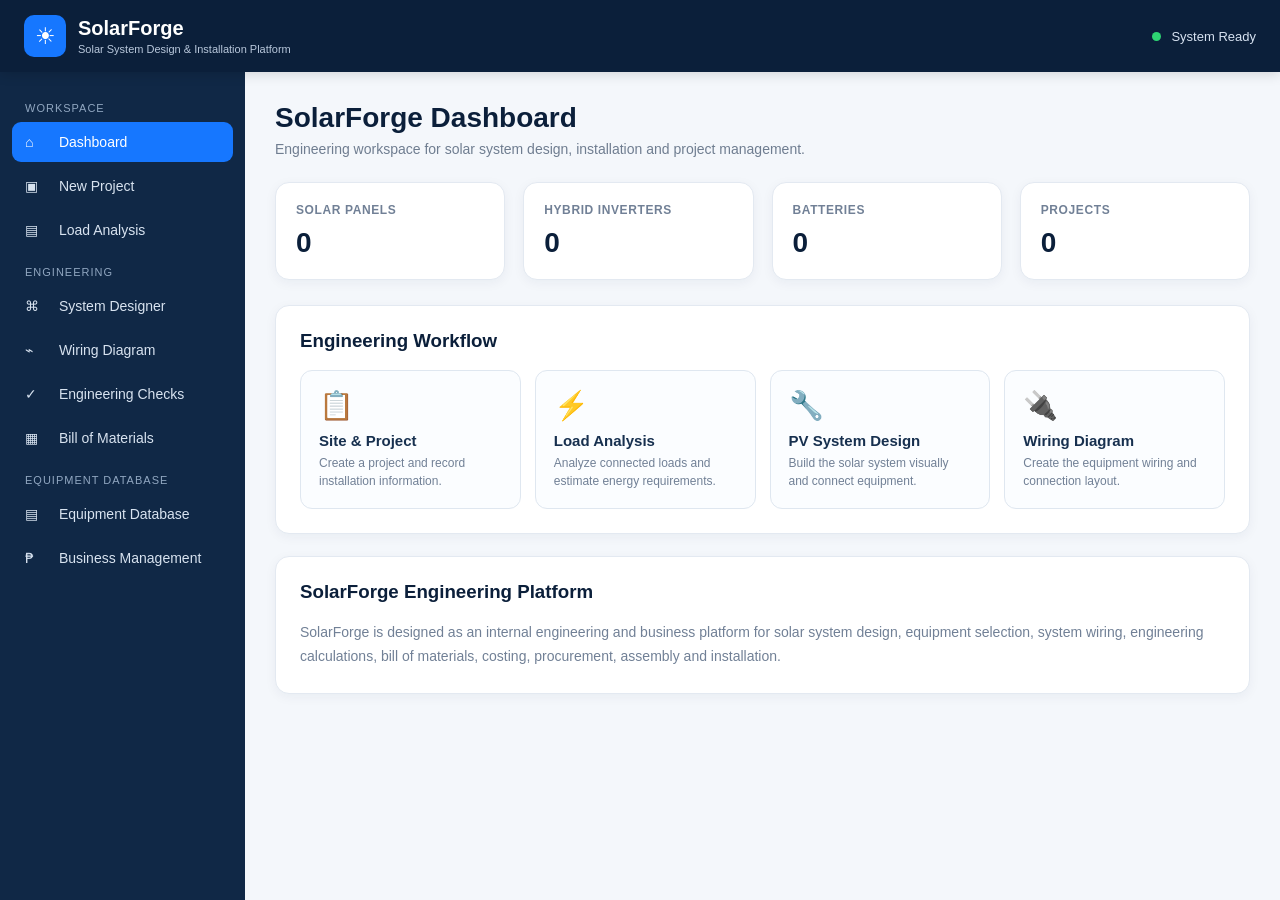
<file: index.html>
<!DOCTYPE html>
<html lang="en">
<head>
    <meta charset="UTF-8">
    <meta name="viewport"
          content="width=device-width, initial-scale=1.0, viewport-fit=cover">

    <title>SolarForge — Solar System Design & Installation Platform</title>

    <style>
        * {
            box-sizing: border-box;
            margin: 0;
            padding: 0;
        }

        html,
        body {
            width: 100%;
            height: 100%;
            font-family: Arial, Helvetica, sans-serif;
            background: #f4f7fb;
            color: #172033;
        }

        body {
            overflow-x: hidden;
        }

        /* ================================
           APP HEADER
        ================================= */

        .topbar {
            height: 72px;
            background: #0b1f3a;
            color: white;
            display: flex;
            align-items: center;
            justify-content: space-between;
            padding: 0 24px;
            position: fixed;
            top: 0;
            left: 0;
            right: 0;
            z-index: 1000;
            box-shadow: 0 2px 12px rgba(0, 0, 0, 0.15);
        }

        .brand {
            display: flex;
            align-items: center;
            gap: 12px;
        }

        .brand-icon {
            width: 42px;
            height: 42px;
            border-radius: 10px;
            background: #1677ff;
            display: flex;
            align-items: center;
            justify-content: center;
            font-size: 23px;
        }

        .brand-text h1 {
            font-size: 20px;
            font-weight: 700;
        }

        .brand-text p {
            font-size: 11px;
            color: #b9c8dc;
            margin-top: 3px;
        }

        .top-status {
            display: flex;
            align-items: center;
            gap: 10px;
            font-size: 13px;
            color: #d7e2f1;
        }

        .status-dot {
            width: 9px;
            height: 9px;
            background: #2ed573;
            border-radius: 50%;
        }

        /* ================================
           SIDEBAR
        ================================= */

        .sidebar {
            position: fixed;
            top: 72px;
            left: 0;
            bottom: 0;
            width: 245px;
            background: #102846;
            color: white;
            padding: 18px 12px;
            overflow-y: auto;
            z-index: 900;
        }

        .sidebar-title {
            color: #91a7c1;
            font-size: 11px;
            text-transform: uppercase;
            letter-spacing: 1px;
            padding: 12px 13px 8px;
        }

        .nav-button {
            width: 100%;
            border: none;
            background: transparent;
            color: #d8e3f0;
            text-align: left;
            padding: 12px 13px;
            border-radius: 9px;
            margin-bottom: 4px;
            cursor: pointer;
            font-size: 14px;
            transition: 0.2s;
        }

        .nav-button:hover {
            background: #17395f;
            color: white;
        }

        .nav-button.active {
            background: #1677ff;
            color: white;
        }

        .nav-icon {
            display: inline-block;
            width: 25px;
            margin-right: 5px;
        }

        /* ================================
           MAIN AREA
        ================================= */

        .main {
            margin-left: 245px;
            padding-top: 72px;
            min-height: 100vh;
        }

        .page {
            padding: 30px;
        }

        .page-header {
            margin-bottom: 25px;
        }

        .page-header h2 {
            font-size: 28px;
            color: #0b1f3a;
            margin-bottom: 7px;
        }

        .page-header p {
            color: #6f7d90;
            font-size: 14px;
        }

        /* ================================
           DASHBOARD
        ================================= */

        .dashboard-grid {
            display: grid;
            grid-template-columns: repeat(4, 1fr);
            gap: 18px;
            margin-bottom: 25px;
        }

        .stat-card {
            background: white;
            border: 1px solid #e3e9f1;
            border-radius: 14px;
            padding: 20px;
            box-shadow: 0 3px 12px rgba(20, 42, 70, 0.05);
        }

        .stat-card h3 {
            font-size: 12px;
            color: #718096;
            text-transform: uppercase;
            letter-spacing: 0.6px;
            margin-bottom: 10px;
        }

        .stat-value {
            font-size: 28px;
            font-weight: 700;
            color: #0b1f3a;
        }

        .dashboard-section {
            background: white;
            border: 1px solid #e3e9f1;
            border-radius: 14px;
            padding: 24px;
            margin-bottom: 22px;
            box-shadow: 0 3px 12px rgba(20, 42, 70, 0.05);
        }

        .dashboard-section h3 {
            color: #0b1f3a;
            margin-bottom: 18px;
        }

        .workflow-grid {
            display: grid;
            grid-template-columns: repeat(4, 1fr);
            gap: 14px;
        }

        .workflow-card {
            border: 1px solid #dfe7f0;
            border-radius: 12px;
            padding: 18px;
            cursor: pointer;
            background: #fbfdff;
            transition: 0.2s;
        }

        .workflow-card:hover {
            border-color: #1677ff;
            transform: translateY(-2px);
            box-shadow: 0 6px 18px rgba(22, 119, 255, 0.1);
        }

        .workflow-icon {
            font-size: 28px;
            margin-bottom: 10px;
        }

        .workflow-card h4 {
            font-size: 15px;
            color: #17304f;
            margin-bottom: 5px;
        }

        .workflow-card p {
            color: #718096;
            font-size: 12px;
            line-height: 1.5;
        }

        /* ================================
           BUTTONS
        ================================= */

        .primary-button {
            border: none;
            background: #1677ff;
            color: white;
            border-radius: 8px;
            padding: 11px 18px;
            cursor: pointer;
            font-size: 14px;
            font-weight: 600;
        }

        .primary-button:hover {
            background: #0865e5;
        }

        .secondary-button {
            border: 1px solid #d7e0eb;
            background: white;
            color: #24364d;
            border-radius: 8px;
            padding: 10px 17px;
            cursor: pointer;
            font-size: 14px;
        }

        .secondary-button:hover {
            background: #f3f7fb;
        }

        /* ================================
           PROJECT PAGE
        ================================= */

        .form-card {
            background: white;
            border: 1px solid #e3e9f1;
            border-radius: 14px;
            padding: 24px;
            box-shadow: 0 3px 12px rgba(20, 42, 70, 0.05);
        }

        .form-grid {
            display: grid;
            grid-template-columns: repeat(2, 1fr);
            gap: 18px;
        }

        .form-group {
            display: flex;
            flex-direction: column;
            gap: 7px;
        }

        .form-group.full {
            grid-column: 1 / -1;
        }

        .form-group label {
            font-size: 13px;
            font-weight: 600;
            color: #40536b;
        }

        .form-group input,
        .form-group select,
        .form-group textarea {
            width: 100%;
            border: 1px solid #d7e0eb;
            border-radius: 8px;
            padding: 11px 12px;
            font-size: 14px;
            outline: none;
            background: white;
        }

        .form-group textarea {
            min-height: 100px;
            resize: vertical;
        }

        .form-group input:focus,
        .form-group select:focus,
        .form-group textarea:focus {
            border-color: #1677ff;
        }

        .form-actions {
            margin-top: 22px;
            display: flex;
            gap: 10px;
        }

        /* ================================
           DATABASE
        ================================= */

        .database-grid {
            display: grid;
            grid-template-columns: repeat(3, 1fr);
            gap: 18px;
        }

        .database-card {
            background: white;
            border: 1px solid #e3e9f1;
            border-radius: 14px;
            padding: 20px;
            box-shadow: 0 3px 12px rgba(20, 42, 70, 0.05);
        }

        .database-card h3 {
            color: #0b1f3a;
            margin-bottom: 7px;
        }

        .database-card p {
            color: #718096;
            font-size: 13px;
            line-height: 1.5;
        }

        .database-count {
            margin-top: 15px;
            font-size: 25px;
            font-weight: 700;
            color: #1677ff;
        }

        /* ================================
           LOAD ANALYSIS
        ================================= */

        .load-card {
            background: white;
            border: 1px solid #e3e9f1;
            border-radius: 14px;
            padding: 24px;
            overflow-x: auto;
        }

        /* ================================
           RESPONSIVE
        ================================= */

        @media (max-width: 1100px) {
            .dashboard-grid {
                grid-template-columns: repeat(2, 1fr);
            }

            .workflow-grid {
                grid-template-columns: repeat(2, 1fr);
            }

            .database-grid {
                grid-template-columns: repeat(2, 1fr);
            }
        }

        @media (max-width: 760px) {
            .sidebar {
                width: 205px;
            }

            .main {
                margin-left: 205px;
            }

            .page {
                padding: 20px;
            }

            .form-grid {
                grid-template-columns: 1fr;
            }

            .database-grid {
                grid-template-columns: 1fr;
            }
        }
    </style>
</head>

<body>

    <!-- =========================================
         TOP BAR
    ========================================== -->

    <header class="topbar">

        <div class="brand">

            <div class="brand-icon">
                ☀
            </div>

            <div class="brand-text">
                <h1>SolarForge</h1>
                <p>Solar System Design & Installation Platform</p>
            </div>

        </div>

        <div class="top-status">
            <span class="status-dot"></span>
            System Ready
        </div>

    </header>


    <!-- =========================================
         SIDEBAR
    ========================================== -->

    <aside class="sidebar">

        <div class="sidebar-title">
            Workspace
        </div>

        <button
            class="nav-button active"
            data-page="dashboard"
            onclick="showDashboard()">
            <span class="nav-icon">⌂</span>
            Dashboard
        </button>

        <button
            class="nav-button"
            data-page="project"
            onclick="openNewProject()">
            <span class="nav-icon">▣</span>
            New Project
        </button>

        <button
            class="nav-button"
            data-page="loadAnalysis"
            onclick="openLoadAnalysis()">
            <span class="nav-icon">▤</span>
            Load Analysis
        </button>


        <div class="sidebar-title">
            Engineering
        </div>

        <button
            class="nav-button"
            data-page="systemDesigner"
            onclick="openSystemDesigner()">
            <span class="nav-icon">⌘</span>
            System Designer
        </button>

        <button
            class="nav-button"
            onclick="openSystemDesigner()">
            <span class="nav-icon">⌁</span>
            Wiring Diagram
        </button>

        <button
            class="nav-button"
            onclick="underDevelopment('Engineering Checks')">
            <span class="nav-icon">✓</span>
            Engineering Checks
        </button>

        <button
            class="nav-button"
            onclick="underDevelopment('BOM')">
            <span class="nav-icon">▦</span>
            Bill of Materials
        </button>


        <div class="sidebar-title">
            Equipment Database
        </div>

        <button
            class="nav-button"
            onclick="openDatabase()">
            <span class="nav-icon">▤</span>
            Equipment Database
        </button>

        <button
            class="nav-button"
            onclick="underDevelopment('Business Management')">
            <span class="nav-icon">₱</span>
            Business Management
        </button>

    </aside>


    <!-- =========================================
         MAIN CONTENT
    ========================================== -->

    <main class="main">


        <!-- =====================================
             DASHBOARD
        ====================================== -->

        <section
            id="dashboardPage"
            class="page">

            <div class="page-header">

                <h2>SolarForge Dashboard</h2>

                <p>
                    Engineering workspace for solar system design,
                    installation and project management.
                </p>

            </div>


            <div class="dashboard-grid">

                <div class="stat-card">
                    <h3>Solar Panels</h3>
                    <div
                        id="panelCount"
                        class="stat-value">
                        0
                    </div>
                </div>

                <div class="stat-card">
                    <h3>Hybrid Inverters</h3>
                    <div
                        id="inverterCount"
                        class="stat-value">
                        0
                    </div>
                </div>

                <div class="stat-card">
                    <h3>Batteries</h3>
                    <div
                        id="batteryCount"
                        class="stat-value">
                        0
                    </div>
                </div>

                <div class="stat-card">
                    <h3>Projects</h3>
                    <div
                        id="projectCount"
                        class="stat-value">
                        0
                    </div>
                </div>

            </div>


            <div class="dashboard-section">

                <h3>Engineering Workflow</h3>

                <div class="workflow-grid">

                    <div
                        class="workflow-card"
                        onclick="openNewProject()">

                        <div class="workflow-icon">
                            📋
                        </div>

                        <h4>Site & Project</h4>

                        <p>
                            Create a project and record
                            installation information.
                        </p>

                    </div>


                    <div
                        class="workflow-card"
                        onclick="openLoadAnalysis()">

                        <div class="workflow-icon">
                            ⚡
                        </div>

                        <h4>Load Analysis</h4>

                        <p>
                            Analyze connected loads and
                            estimate energy requirements.
                        </p>

                    </div>


                    <div
                        class="workflow-card"
                        onclick="openSystemDesigner()">

                        <div class="workflow-icon">
                            🔧
                        </div>

                        <h4>PV System Design</h4>

                        <p>
                            Build the solar system visually
                            and connect equipment.
                        </p>

                    </div>


                    <div
                        class="workflow-card"
                        onclick="openSystemDesigner()">

                        <div class="workflow-icon">
                            🔌
                        </div>

                        <h4>Wiring Diagram</h4>

                        <p>
                            Create the equipment wiring
                            and connection layout.
                        </p>

                    </div>

                </div>

            </div>


            <div class="dashboard-section">

                <h3>SolarForge Engineering Platform</h3>

                <p style="
                    color:#718096;
                    line-height:1.7;
                    font-size:14px;
                ">
                    SolarForge is designed as an internal engineering
                    and business platform for solar system design,
                    equipment selection, system wiring, engineering
                    calculations, bill of materials, costing,
                    procurement, assembly and installation.
                </p>

            </div>

        </section>


        <!-- =====================================
             DATABASE PAGE
        ====================================== -->

        <section
            id="databasePage"
            class="page"
            style="display:none;">

            <div class="page-header">

                <h2>Equipment Database</h2>

                <p>
                    SolarForge equipment and material database.
                </p>

            </div>

            <div
                id="databaseGrid"
                class="database-grid">

                <div class="database-card">

                    <h3>Solar Panels</h3>

                    <p>
                        PV modules and electrical specifications.
                    </p>

                    <div
                        id="dbSolarPanels"
                        class="database-count">
                        0
                    </div>

                </div>


                <div class="database-card">

                    <h3>Hybrid Inverters</h3>

                    <p>
                        Hybrid inverter ratings and compatibility data.
                    </p>

                    <div
                        id="dbHybridInverters"
                        class="database-count">
                        0
                    </div>

                </div>


                <div class="database-card">

                    <h3>Batteries</h3>

                    <p>
                        Battery capacity, voltage and BMS information.
                    </p>

                    <div
                        id="dbBatteries"
                        class="database-count">
                        0
                    </div>

                </div>


                <div class="database-card">

                    <h3>Cables</h3>

                    <p>
                        PV and battery cable specifications.
                    </p>

                    <div
                        id="dbCables"
                        class="database-count">
                        0
                    </div>

                </div>


                <div class="database-card">

                    <h3>Protection</h3>

                    <p>
                        Breakers, isolators, fuses and SPDs.
                    </p>

                    <div
                        id="dbProtection"
                        class="database-count">
                        0
                    </div>

                </div>


                <div class="database-card">

                    <h3>Mounting</h3>

                    <p>
                        Solar mounting system components.
                    </p>

                    <div
                        id="dbMounting"
                        class="database-count">
                        0
                    </div>

                </div>


                <div class="database-card">

                    <h3>Accessories</h3>

                    <p>
                        Connectors, terminals, busbars and accessories.
                    </p>

                    <div
                        id="dbAccessories"
                        class="database-count">
                        0
                    </div>

                </div>

            </div>

        </section>


        <!-- =====================================
             PROJECT PAGE
        ====================================== -->

        <section
            id="projectPage"
            class="page"
            style="display:none;">

            <div class="page-header">

                <h2>New Solar Project</h2>

                <p>
                    Create and store project and site information.
                </p>

            </div>


            <div class="form-card">

                <div class="form-grid">

                    <div class="form-group">

                        <label for="projectId">
                            Project ID
                        </label>

                        <input
                            id="projectId"
                            type="text"
                            placeholder="Example: SF-2026-001">

                    </div>


                    <div class="form-group">

                        <label for="projectName">
                            Project Name
                        </label>

                        <input
                            id="projectName"
                            type="text"
                            placeholder="Solar Installation Project">

                    </div>


                    <div class="form-group">

                        <label for="customerName">
                            Customer Name
                        </label>

                        <input
                            id="customerName"
                            type="text"
                            placeholder="Customer name">

                    </div>


                    <div class="form-group">

                        <label for="contactNumber">
                            Contact Number
                        </label>

                        <input
                            id="contactNumber"
                            type="text"
                            placeholder="Contact number">

                    </div>


                    <div class="form-group">

                        <label for="customerEmail">
                            Email
                        </label>

                        <input
                            id="customerEmail"
                            type="email"
                            placeholder="customer@email.com">

                    </div>


                    <div class="form-group">

                        <label for="installationType">
                            Installation Type
                        </label>

                        <select id="installationType">

                            <option value="">
                                Select installation type
                            </option>

                            <option value="Residential">
                                Residential
                            </option>

                            <option value="Commercial">
                                Commercial
                            </option>

                            <option value="Industrial">
                                Industrial
                            </option>

                        </select>

                    </div>


                    <div class="form-group">

                        <label for="roofType">
                            Roof Type
                        </label>

                        <select id="roofType">

                            <option value="">
                                Select roof type
                            </option>

                            <option value="Metal">
                                Metal
                            </option>

                            <option value="Tile">
                                Tile
                            </option>

                            <option value="Concrete">
                                Concrete
                            </option>

                            <option value="Ground">
                                Ground Mount
                            </option>

                        </select>

                    </div>


                    <div class="form-group">

                        <label for="electricalService">
                            Electrical Service
                        </label>

                        <select id="electricalService">

                            <option value="">
                                Select service
                            </option>

                            <option value="230V Single Phase">
                                230V Single Phase
                            </option>

                            <option value="230V Three Phase">
                                230V Three Phase
                            </option>

                            <option value="400V Three Phase">
                                400V Three Phase
                            </option>

                        </select>

                    </div>


                    <div class="form-group">

                        <label for="gridConnection">
                            Grid Connection
                        </label>

                        <select id="gridConnection">

                            <option value="">
                                Select
                            </option>

                            <option value="Grid-Tied">
                                Grid-Tied
                            </option>

                            <option value="Hybrid">
                                Hybrid
                            </option>

                            <option value="Off-Grid">
                                Off-Grid
                            </option>

                        </select>

                    </div>


                    <div class="form-group full">

                        <label for="siteAddress">
                            Site Address
                        </label>

                        <textarea
                            id="siteAddress"
                            placeholder="Installation site address"></textarea>

                    </div>


                    <div class="form-group full">

                        <label for="siteNotes">
                            Site Notes
                        </label>

                        <textarea
                            id="siteNotes"
                            placeholder="Additional engineering or installation notes"></textarea>

                    </div>

                </div>


                <div class="form-actions">

                    <button
                        class="primary-button"
                        onclick="saveProject()">
                        Save Project
                    </button>

                    <button
                        class="secondary-button"
                        onclick="showDashboard()">
                        Cancel
                    </button>

                </div>

            </div>

        </section>


        <!-- =====================================
             LOAD ANALYSIS PAGE
        ====================================== -->

        <section
            id="loadAnalysisPage"
            class="page"
            style="display:none;">

            <div class="page-header">

                <h2>Load Analysis</h2>

                <p>
                    Calculate connected loads and estimated energy consumption.
                </p>

            </div>


            <div
                id="loadAnalysisContent"
                class="load-card">

                <div style="
                    padding:20px;
                    color:#718096;
                ">
                    Load Analysis module loading...
                </div>

            </div>

        </section>

    </main>


    <!-- =========================================
         JAVASCRIPT
    ========================================== -->

    <script src="js/database.js"></script>

    <script src="js/project.js"></script>

    <script src="load-analysis.js"></script>


    <script>

        /* ========================================
           PAGE NAVIGATION
        ======================================== */

        function hideAllPages() {

            const pages = [
                "dashboardPage",
                "databasePage",
                "projectPage",
                "loadAnalysisPage"
            ];

            pages.forEach(function(pageId) {

                const page = document.getElementById(pageId);

                if (page) {
                    page.style.display = "none";
                }

            });

        }


        function setActiveButton(pageName) {

            document
                .querySelectorAll(".nav-button")
                .forEach(function(button) {

                    button.classList.remove("active");

                    if (
                        button.dataset.page === pageName
                    ) {
                        button.classList.add("active");
                    }

                });

        }


        function showDashboard() {

            hideAllPages();

            document.getElementById("dashboardPage").style.display = "block";

            setActiveButton("dashboard");

            updateDashboardCounts();

        }


        /* ========================================
           FULL SCREEN SYSTEM DESIGNER
        ======================================== */

        function openSystemDesigner() {

            /*
             * The System Designer is now a completely
             * separate full-screen application page.
             *
             * No iframe is used.
             */

            window.location.href = "designer.html";

        }


        /* ========================================
           DATABASE
        ======================================== */

        function openDatabase() {

            hideAllPages();

            document.getElementById("databasePage").style.display = "block";

            setActiveButton("database");

            updateDatabasePage();

        }


        function updateDatabasePage() {

            const solarPanels =
                document.getElementById("dbSolarPanels");

            const inverters =
                document.getElementById("dbHybridInverters");

            const batteries =
                document.getElementById("dbBatteries");

            const cables =
                document.getElementById("dbCables");

            const protection =
                document.getElementById("dbProtection");

            const mounting =
                document.getElementById("dbMounting");

            const accessories =
                document.getElementById("dbAccessories");


            if (window.SolarForgeDB) {

                if (solarPanels) {
                    solarPanels.textContent =
                        SolarForgeDB.solarPanels.length;
                }

                if (inverters) {
                    inverters.textContent =
                        SolarForgeDB.hybridInverters.length;
                }

                if (batteries) {
                    batteries.textContent =
                        SolarForgeDB.batteries.length;
                }

                if (cables) {
                    cables.textContent =
                        SolarForgeDB.cables.length;
                }

                if (protection) {
                    protection.textContent =
                        SolarForgeDB.protection.length;
                }

                if (mounting) {
                    mounting.textContent =
                        SolarForgeDB.mounting.length;
                }

                if (accessories) {
                    accessories.textContent =
                        SolarForgeDB.accessories.length;
                }

            }

        }


        /* ========================================
           UNDER DEVELOPMENT
        ======================================== */

        function underDevelopment(name) {

            alert(
                name +
                " module is currently under development."
            );

        }


        /* ========================================
           DASHBOARD COUNTS
        ======================================== */

        function updateDashboardCounts() {

            if (!window.SolarForgeDB) {
                return;
            }


            const panelCount =
                document.getElementById("panelCount");

            const inverterCount =
                document.getElementById("inverterCount");

            const batteryCount =
                document.getElementById("batteryCount");


            if (panelCount) {

                panelCount.textContent =
                    SolarForgeDB.solarPanels.length;

            }


            if (inverterCount) {

                inverterCount.textContent =
                    SolarForgeDB.hybridInverters.length;

            }


            if (batteryCount) {

                batteryCount.textContent =
                    SolarForgeDB.batteries.length;

            }


            const savedProject =
                localStorage.getItem(
                    "solarforge_current_project"
                );


            const projectCount =
                document.getElementById("projectCount");


            if (projectCount) {

                projectCount.textContent =
                    savedProject ? "1" : "0";

            }

        }


        /* ========================================
           DATABASE READY
        ======================================== */

        window.addEventListener(
            "solarforgeDatabaseReady",
            function() {

                updateDashboardCounts();

                updateDatabasePage();

            }
        );


        /* ========================================
           INITIALIZE
        ======================================== */

        document.addEventListener(
            "DOMContentLoaded",
            function() {

                updateDashboardCounts();

            }
        );

    </script>

</body>
</html>
</file>
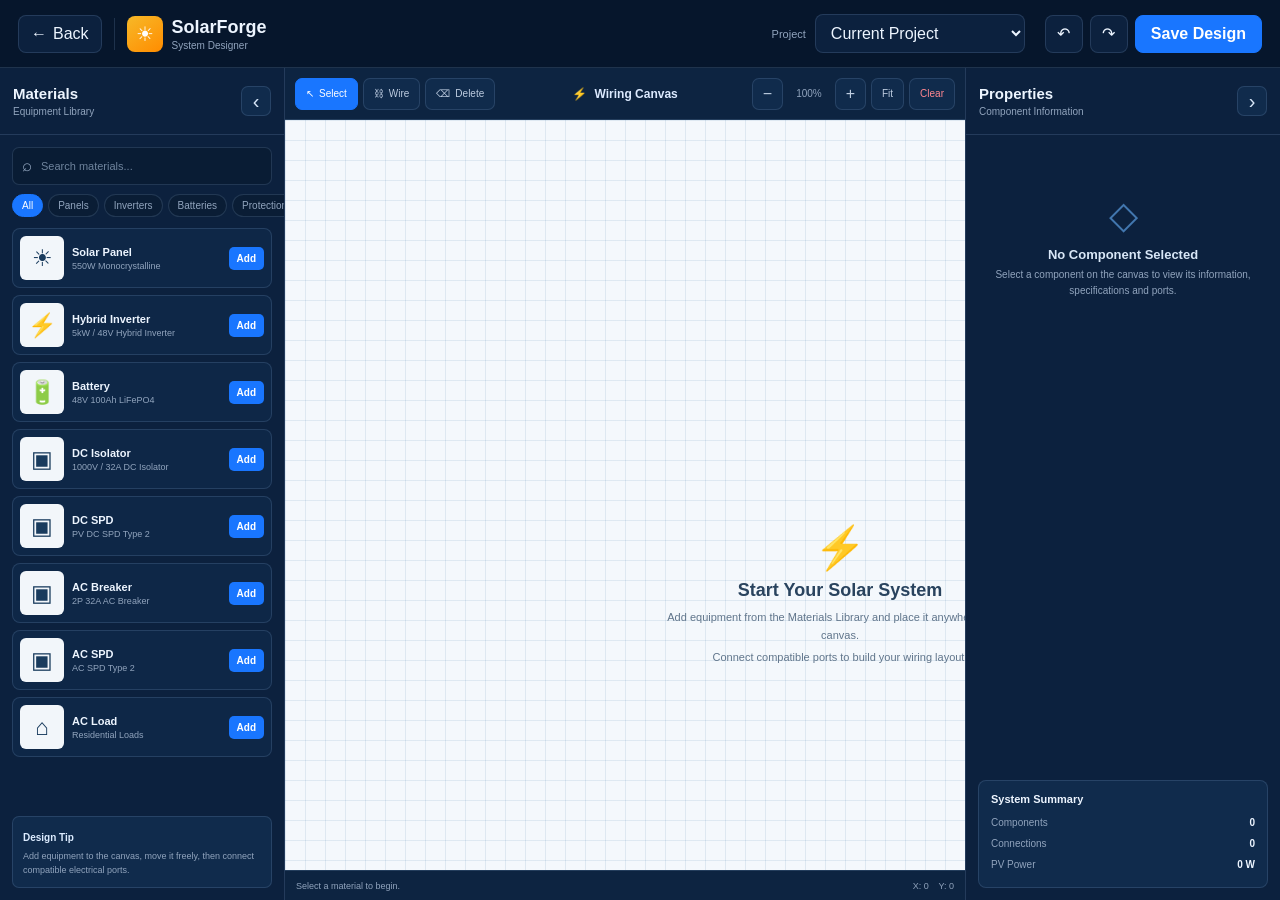
<file: designer.html>
<!DOCTYPE html>
<html lang="en">

<head>

    <meta charset="UTF-8">

    <meta
        name="viewport"
        content="width=device-width, initial-scale=1.0, viewport-fit=cover">

    <meta
        name="theme-color"
        content="#07172d">

    <title>SolarForge System Designer</title>

    <link
        rel="stylesheet"
        href="css/designer.css">

</head>


<body>

<div id="designerApp" class="designer-app">

    <!-- =========================================
         TOP BAR
    ========================================== -->

    <header class="designer-topbar">

        <div class="designer-brand">

            <button
                id="backToSolarForge"
                class="back-button"
                type="button"
                onclick="goBackToSolarForge()">

                <span>←</span>
                <span>Back</span>

            </button>

            <div class="designer-brand-divider"></div>

            <div class="designer-logo">

                <div class="designer-logo-icon">
                    ☀
                </div>

                <div>

                    <div class="designer-title">
                        SolarForge
                    </div>

                    <div class="designer-subtitle">
                        System Designer
                    </div>

                </div>

            </div>

        </div>


        <div class="designer-project">

            <span class="project-label">
                Project
            </span>

            <select
                id="designerProjectSelect"
                class="project-select">

                <option>
                    Current Project
                </option>

            </select>

        </div>


        <div class="designer-actions">

            <button
                id="undoButton"
                class="top-action"
                type="button"
                title="Undo">

                ↶

            </button>

            <button
                id="redoButton"
                class="top-action"
                type="button"
                title="Redo">

                ↷

            </button>

            <button
                id="saveDesignButton"
                class="save-button"
                type="button">

                Save Design

            </button>

        </div>

    </header>


    <!-- =========================================
         DESIGNER BODY
    ========================================== -->

    <main class="designer-body">


        <!-- =====================================
             LEFT MATERIALS PANEL
        ====================================== -->

        <aside
            id="materialsPanel"
            class="materials-panel">

            <div class="panel-header">

                <div>

                    <h2>
                        Materials
                    </h2>

                    <p>
                        Equipment Library
                    </p>

                </div>

                <button
                    id="collapseMaterialsButton"
                    class="panel-collapse-button"
                    type="button"
                    title="Minimize Materials">

                    ‹

                </button>

            </div>


            <div class="material-search">

                <span class="search-icon">
                    ⌕
                </span>

                <input
                    id="materialSearch"
                    type="search"
                    placeholder="Search materials...">

            </div>


            <div
                id="materialFilters"
                class="material-filters">

                <button
                    class="filter-button active"
                    data-filter="all"
                    type="button">

                    All

                </button>

                <button
                    class="filter-button"
                    data-filter="pv"
                    type="button">

                    Panels

                </button>

                <button
                    class="filter-button"
                    data-filter="inverter"
                    type="button">

                    Inverters

                </button>

                <button
                    class="filter-button"
                    data-filter="battery"
                    type="button">

                    Batteries

                </button>

                <button
                    class="filter-button"
                    data-filter="protection"
                    type="button">

                    Protection

                </button>

                <button
                    class="filter-button"
                    data-filter="load"
                    type="button">

                    Loads

                </button>

            </div>


            <div
                id="materialsList"
                class="materials-list">
            </div>


            <div class="library-note">

                <strong>
                    Design Tip
                </strong>

                <p>
                    Add equipment to the canvas,
                    move it freely, then connect
                    compatible electrical ports.
                </p>

            </div>

        </aside>


        <!-- =====================================
             MATERIALS FLOATING TAB
        ====================================== -->

        <button
            id="openMaterialsButton"
            class="floating-panel-tab materials-tab"
            type="button">

            ‹ Materials

        </button>


        <!-- =====================================
             CENTER CANVAS
        ====================================== -->

        <section
            id="canvasSection"
            class="canvas-section">


            <!-- CANVAS TOOLBAR -->

            <div class="canvas-toolbar">

                <div class="toolbar-group">

                    <button
                        id="selectToolButton"
                        class="tool-button active"
                        type="button">

                        ↖
                        <span>Select</span>

                    </button>

                    <button
                        id="wireToolButton"
                        class="tool-button"
                        type="button">

                        ⛓
                        <span>Wire</span>

                    </button>

                    <button
                        id="deleteToolButton"
                        class="tool-button"
                        type="button">

                        ⌫
                        <span>Delete</span>

                    </button>

                </div>


                <div class="toolbar-title">

                    <span class="toolbar-title-icon">
                        ⚡
                    </span>

                    Wiring Canvas

                </div>


                <div class="toolbar-group toolbar-right">

                    <button
                        id="zoomOutButton"
                        class="tool-button compact"
                        type="button">

                        −

                    </button>

                    <span
                        id="zoomValue"
                        class="zoom-value">

                        100%

                    </span>

                    <button
                        id="zoomInButton"
                        class="tool-button compact"
                        type="button">

                        +

                    </button>

                    <button
                        id="fitCanvasButton"
                        class="tool-button"
                        type="button">

                        Fit

                    </button>

                    <button
                        id="clearCanvasButton"
                        class="tool-button danger"
                        type="button">

                        Clear

                    </button>

                </div>

            </div>


            <!-- CANVAS -->

            <div
                id="designerCanvas"
                class="designer-canvas">


                <svg
                    id="wiringLayer"
                    class="wiring-layer">

                </svg>


                <div
                    id="canvasComponents"
                    class="canvas-components">

                </div>


                <div
                    id="canvasEmptyState"
                    class="canvas-empty-state">

                    <div class="empty-icon">
                        ⚡
                    </div>

                    <h2>
                        Start Your Solar System
                    </h2>

                    <p>
                        Add equipment from the Materials
                        Library and place it anywhere
                        on the canvas.
                    </p>

                    <p>
                        Connect compatible ports to
                        build your wiring layout.
                    </p>

                </div>

            </div>


            <!-- STATUS BAR -->

            <div class="canvas-statusbar">

                <div id="canvasStatus">
                    Select a material to begin.
                </div>

                <div id="canvasCoordinates">
                    X: 0 &nbsp;&nbsp; Y: 0
                </div>

            </div>

        </section>


        <!-- =====================================
             RIGHT PROPERTIES PANEL
        ====================================== -->

        <aside
            id="propertiesPanel"
            class="properties-panel">


            <div class="panel-header">

                <div>

                    <h2>
                        Properties
                    </h2>

                    <p>
                        Component Information
                    </p>

                </div>

                <button
                    id="collapsePropertiesButton"
                    class="panel-collapse-button"
                    type="button"
                    title="Minimize Properties">

                    ›

                </button>

            </div>


            <div
                id="propertiesContent"
                class="properties-content">

                <div class="properties-empty">

                    <div class="properties-empty-icon">
                        ◇
                    </div>

                    <h3>
                        No Component Selected
                    </h3>

                    <p>
                        Select a component on the canvas
                        to view its specifications,
                        ports and information.
                    </p>

                </div>

            </div>


            <div class="designer-summary">

                <div class="summary-title">
                    System Summary
                </div>

                <div class="summary-row">

                    <span>
                        Components
                    </span>

                    <strong id="componentCount">
                        0
                    </strong>

                </div>

                <div class="summary-row">

                    <span>
                        Connections
                    </span>

                    <strong id="connectionCount">
                        0
                    </strong>

                </div>

                <div class="summary-row">

                    <span>
                        PV Power
                    </span>

                    <strong id="pvPowerSummary">
                        0 W
                    </strong>

                </div>

            </div>

        </aside>


        <!-- =====================================
             PROPERTIES FLOATING TAB
        ====================================== -->

        <button
            id="openPropertiesButton"
            class="floating-panel-tab properties-tab"
            type="button">

            Properties ›

        </button>


    </main>


    <!-- =========================================
         TOAST
    ========================================== -->

    <div
        id="designerToast"
        class="designer-toast">

    </div>


</div>


<script>

function goBackToSolarForge() {
    window.location.href = "index.html";
}

</script>


<script src="js/system-designer.js"></script>


</body>

</html>
</file>
<file: css/designer.css>
/* =========================================================
   SOLARFORGE SYSTEM DESIGNER
   Main visual workspace
========================================================= */

* {
    box-sizing: border-box;
}


:root {

    --navy: #07172d;
    --navy-2: #0a1d35;

    --panel: #0c213e;
    --panel-2: #102b4c;

    --blue: #1976ff;
    --blue-2: #2b8cff;

    --text: #edf5ff;
    --muted: #91a4bd;

    --line: rgba(132, 164, 202, .20);

    --canvas: #f4f8fc;

    --green: #21c77a;
    --red: #ff4f58;
    --yellow: #f4bd3f;

}


html,
body {

    width: 100%;
    height: 100%;

    margin: 0;

    overflow: hidden;

    font-family:
        Inter,
        -apple-system,
        BlinkMacSystemFont,
        "Segoe UI",
        sans-serif;

    background: var(--navy);

    color: var(--text);

}


body {
    touch-action: manipulation;
}


button,
input,
select {

    font: inherit;

}


button {

    -webkit-tap-highlight-color: transparent;

}


/* =========================================================
   APPLICATION
========================================================= */

.designer-app {

    width: 100%;
    height: 100vh;

    display: flex;
    flex-direction: column;

    background: var(--navy);

}


/* =========================================================
   TOP BAR
========================================================= */

.designer-topbar {

    height: 68px;

    flex: 0 0 68px;

    display: flex;

    align-items: center;

    gap: 20px;

    padding:
        0 18px;

    background:
        #06162c;

    border-bottom:
        1px solid var(--line);

}


.designer-brand {

    display: flex;

    align-items: center;

    gap: 12px;

    min-width: 300px;

}


.back-button {

    display: flex;

    align-items: center;

    gap: 6px;

    height: 38px;

    padding:
        0 12px;

    border:
        1px solid var(--line);

    border-radius: 8px;

    background:
        var(--panel);

    color:
        var(--text);

    cursor: pointer;

}


.back-button:hover {

    background:
        #153458;

}


.designer-brand-divider {

    width: 1px;

    height: 32px;

    background:
        var(--line);

}


.designer-logo {

    display: flex;

    align-items: center;

    gap: 9px;

}


.designer-logo-icon {

    width: 36px;
    height: 36px;

    display: grid;

    place-items: center;

    border-radius: 8px;

    background:
        linear-gradient(
            145deg,
            #f7b928,
            #ff8c00
        );

    color: white;

    font-size: 20px;

}


.designer-title {

    font-size: 18px;

    font-weight: 800;

}


.designer-subtitle {

    margin-top: 2px;

    color:
        var(--muted);

    font-size: 10px;

}


.designer-project {

    display: flex;

    align-items: center;

    gap: 9px;

    margin-left: auto;

}


.project-label {

    color:
        var(--muted);

    font-size: 11px;

}


.project-select {

    min-width: 210px;

    padding:
        9px 11px;

    border:
        1px solid var(--line);

    border-radius: 8px;

    background:
        var(--panel);

    color:
        var(--text);

    outline: none;

}


.designer-actions {

    display: flex;

    align-items: center;

    gap: 7px;

}


.top-action {

    width: 38px;
    height: 38px;

    border:
        1px solid var(--line);

    border-radius: 8px;

    background:
        var(--panel);

    color:
        var(--text);

    cursor: pointer;

}


.top-action:hover {

    background:
        #153458;

}


.save-button {

    height: 38px;

    padding:
        0 15px;

    border:
        1px solid var(--blue);

    border-radius: 8px;

    background:
        var(--blue);

    color: white;

    font-weight: 700;

    cursor: pointer;

}


.save-button:hover {

    background:
        var(--blue-2);

}


/* =========================================================
   DESIGNER BODY
========================================================= */

.designer-body {

    position: relative;

    flex: 1;

    min-height: 0;

    display: grid;

    grid-template-columns:
        285px
        minmax(0, 1fr)
        315px;

    background:
        #0a1c34;

    overflow: hidden;

    transition:
        grid-template-columns .25s ease;

}


/* =========================================================
   LEFT MATERIAL PANEL
========================================================= */

.materials-panel {

    position: relative;

    z-index: 30;

    min-width: 0;

    display: flex;

    flex-direction: column;

    background:
        #0c213e;

    border-right:
        1px solid var(--line);

    overflow: hidden;

    transition:
        width .25s ease,
        opacity .2s ease;

}


.materials-panel.collapsed {

    display: none;

}


.panel-header {

    min-height: 67px;

    display: flex;

    align-items: center;

    justify-content: space-between;

    gap: 10px;

    padding:
        12px 13px;

    border-bottom:
        1px solid var(--line);

}


.panel-header h2 {

    margin: 0;

    font-size: 15px;

}


.panel-header p {

    margin:
        4px 0 0;

    color:
        var(--muted);

    font-size: 10px;

}


.panel-collapse-button {

    width: 30px;
    height: 30px;

    display: grid;

    place-items: center;

    flex: 0 0 auto;

    border:
        1px solid var(--line);

    border-radius: 7px;

    background:
        #102b4c;

    color:
        #d8e7f8;

    font-size: 20px;

    cursor: pointer;

}


.panel-collapse-button:hover {

    background:
        #183b62;

    color: white;

}


/* =========================================================
   SEARCH
========================================================= */

.material-search {

    height: 38px;

    margin:
        12px 12px 9px;

    display: flex;

    align-items: center;

    gap: 7px;

    padding:
        0 9px;

    border:
        1px solid var(--line);

    border-radius: 7px;

    background:
        #091c34;

}


.search-icon {

    color:
        var(--muted);

    font-size: 17px;

}


.material-search input {

    width: 100%;

    border: 0;

    outline: 0;

    background:
        transparent;

    color:
        white;

    font-size: 11px;

}


.material-search input::placeholder {

    color:
        #6f849d;

}


/* =========================================================
   FILTERS
========================================================= */

.material-filters {

    display: flex;

    gap: 5px;

    padding:
        0 12px 9px;

    overflow-x: auto;

    scrollbar-width: none;

}


.material-filters::-webkit-scrollbar {

    display: none;

}


.filter-button {

    flex:
        0 0 auto;

    padding:
        5px 9px;

    border:
        1px solid var(--line);

    border-radius: 15px;

    background:
        #0a1d35;

    color:
        var(--muted);

    font-size: 10px;

    cursor: pointer;

}


.filter-button.active {

    background:
        var(--blue);

    border-color:
        var(--blue);

    color: white;

}


/* =========================================================
   MATERIAL LIST
========================================================= */

.materials-list {

    flex: 1;

    min-height: 0;

    display: flex;

    flex-direction: column;

    gap: 7px;

    padding:
        2px 12px 12px;

    overflow-y: auto;

}


.material-card {

    display: grid;

    grid-template-columns:
        44px
        minmax(0, 1fr)
        auto;

    align-items: center;

    gap: 8px;

    padding: 7px;

    border:
        1px solid var(--line);

    border-radius: 8px;

    background:
        #0e2747;

}


.material-card:hover {

    border-color:
        rgba(43, 140, 255, .55);

    background:
        #102c4e;

}


.material-thumb {

    width: 44px;
    height: 44px;

    display: grid;

    place-items: center;

    overflow: hidden;

    border-radius: 6px;

    background:
        #f2f6fa;

    color:
        #193b5d;

    font-size: 23px;

}


.material-thumb img {

    width: 100%;
    height: 100%;

    object-fit: contain;

}


.material-info {

    min-width: 0;

}


.material-info strong {

    display: block;

    overflow: hidden;

    text-overflow: ellipsis;

    white-space: nowrap;

    font-size: 11px;

}


.material-info span {

    display: block;

    margin-top: 3px;

    overflow: hidden;

    text-overflow: ellipsis;

    white-space: nowrap;

    color:
        var(--muted);

    font-size: 9px;

}


.add-material {

    padding:
        6px 8px;

    border:
        0;

    border-radius: 5px;

    background:
        var(--blue);

    color: white;

    font-size: 10px;

    font-weight: 700;

    cursor: pointer;

}


.add-material:hover {

    background:
        var(--blue-2);

}


/* =========================================================
   LIBRARY NOTE
========================================================= */

.library-note {

    margin:
        0 12px 12px;

    padding:
        10px;

    border:
        1px solid var(--line);

    border-radius: 7px;

    background:
        #102b4c;

}


.library-note strong {

    color:
        #dcecff;

    font-size: 10px;

}


.library-note p {

    margin:
        5px 0 0;

    color:
        var(--muted);

    font-size: 9px;

    line-height: 1.5;

}


/* =========================================================
   CENTER CANVAS
========================================================= */

.canvas-section {

    position: relative;

    min-width: 0;
    min-height: 0;

    display: flex;

    flex-direction: column;

    background:
        #0a1c34;

}


/* =========================================================
   CANVAS TOOLBAR
========================================================= */

.canvas-toolbar {

    height: 52px;

    flex:
        0 0 52px;

    display: flex;

    align-items: center;

    justify-content: space-between;

    gap: 10px;

    padding:
        0 10px;

    background:
        #0d2441;

    border-bottom:
        1px solid var(--line);

}


.toolbar-group {

    display: flex;

    align-items: center;

    gap: 5px;

}


.tool-button {

    min-height: 32px;

    display: inline-flex;

    align-items: center;

    justify-content: center;

    gap: 5px;

    padding:
        0 10px;

    border:
        1px solid var(--line);

    border-radius: 7px;

    background:
        #102b4c;

    color:
        #bdcce0;

    font-size: 10px;

    cursor: pointer;

}


.tool-button:hover {

    background:
        #17395f;

    color: white;

}


.tool-button.active {

    background:
        var(--blue);

    border-color:
        var(--blue);

    color: white;

}


.tool-button.danger {

    color:
        #ff8790;

}


.tool-button.compact {

    width: 31px;

    padding: 0;

    font-size: 16px;

}


.toolbar-title {

    position: absolute;

    left: 50%;

    transform:
        translateX(-50%);

    color:
        #dceaff;

    font-size: 12px;

    font-weight: 700;

    white-space: nowrap;

}


.toolbar-title-icon {

    margin-right: 4px;

}


.zoom-value {

    min-width: 42px;

    text-align: center;

    color:
        var(--muted);

    font-size: 10px;

}


/* =========================================================
   DESIGN CANVAS
========================================================= */

.designer-canvas {

    position: relative;

    flex: 1;

    min-height: 0;

    overflow: auto;

    background-color:
        var(--canvas);

    background-image:
        linear-gradient(
            rgba(30, 91, 150, .10) 1px,
            transparent 1px
        ),
        linear-gradient(
            90deg,
            rgba(30, 91, 150, .10) 1px,
            transparent 1px
        );

    background-size:
        20px 20px;

    -webkit-overflow-scrolling: touch;

}


.designer-canvas::-webkit-scrollbar {

    width: 10px;
    height: 10px;

}


.designer-canvas::-webkit-scrollbar-thumb {

    background:
        #aab9c8;

    border-radius: 10px;

}


.designer-canvas::-webkit-scrollbar-track {

    background:
        #e4ebf2;

}


/* =========================================================
   CANVAS INTERNAL WORKSPACE
========================================================= */

.canvas-workspace {

    position: relative;

}


.wiring-layer {

    position: absolute;

    left: 0;
    top: 0;

    z-index: 1;

    overflow: visible;

    pointer-events: none;

}


.canvas-components {

    position: absolute;

    left: 0;
    top: 0;

    width: 2200px;
    height: 1400px;

    z-index: 2;

}


.canvas-empty-state {

    position: sticky;

    left: 50%;

    top: 50%;

    width: 430px;

    margin:
        180px auto 0;

    transform:
        translateX(0);

    padding:
        28px;

    text-align: center;

    pointer-events: none;

    color:
        #60758b;

}


.canvas-empty-state .empty-icon {

    font-size: 42px;

    margin-bottom: 8px;

}


.canvas-empty-state h2 {

    margin:
        0 0 8px;

    color:
        #29435e;

    font-size: 18px;

}


.canvas-empty-state p {

    margin:
        5px 0;

    font-size: 11px;

    line-height: 1.6;

}


/* =========================================================
   COMPONENT CARD
========================================================= */

.component-card {

    position: absolute;

    width: 225px;

    min-height: 145px;

    padding:
        12px;

    overflow: visible;

    user-select: none;

    touch-action: none;

    cursor: grab;

    color:
        #14243a;

    background:
        rgba(255, 255, 255, .98);

    border:
        2px solid #a6c1df;

    border-radius: 10px;

    box-shadow:
        0 8px 25px rgba(12, 37, 66, .15);

}


.component-card:active {

    cursor: grabbing;

}


.component-card.selected {

    border-color:
        #1771f4;

    box-shadow:
        0 0 0 3px rgba(23, 113, 244, .16),
        0 10px 28px rgba(12, 37, 66, .20);

}


.component-card.dragging {

    cursor: grabbing;

    opacity:
        .92;

    z-index:
        100;

}


.component-card.inverter {

    border-color:
        #6ea6ec;

}


.component-card.battery {

    border-color:
        #48bd83;

}


.component-card.protection {

    border-color:
        #a8b7c9;

}


.component-card.load {

    border-color:
        #4e8ee5;

}


.component-header {

    display: flex;

    align-items: center;

    gap: 9px;

}


.component-icon {

    width: 42px;
    height: 42px;

    flex:
        0 0 42px;

    display: grid;

    place-items: center;

    overflow: hidden;

    border-radius: 7px;

    background:
        #eef5fb;

    font-size: 22px;

}


.component-icon img {

    width: 100%;
    height: 100%;

    object-fit: contain;

}


.component-header strong {

    display: block;

    font-size: 12px;

}


.component-header span {

    display: block;

    max-width: 145px;

    margin-top: 3px;

    color:
        #63758a;

    font-size: 9px;

}


.component-power {

    margin-top: 10px;

    padding-top: 7px;

    border-top:
        1px solid #e4ebf2;

    color:
        #2f577e;

    font-size: 10px;

    font-weight: 700;

}


/* =========================================================
   PORTS
========================================================= */

.ports {

    position: absolute;

    inset: 0;

    overflow: visible;

    pointer-events: none;

}


.port {

    position: absolute;

    min-width: 48px;

    min-height: 26px;

    display: flex;

    align-items: center;

    gap: 4px;

    padding:
        2px 4px;

    border:
        0;

    background:
        transparent;

    color:
        #25384e;

    font-size: 8px;

    font-weight: 700;

    white-space: nowrap;

    cursor: crosshair;

    pointer-events: auto;

    z-index: 20;

}


.port b {

    font-size: 8px;

}


.port span {

    width: 13px;
    height: 13px;

    flex:
        0 0 13px;

    border:
        2px solid white;

    border-radius: 50%;

    background:
        #64748b;

    box-shadow:
        0 0 0 1px #64748b;

}


.port-right {

    right:
        -42px;

    top:
        50%;

    transform:
        translateY(-50%);

}


.port-right-top {

    right:
        -43px;

    top:
        29px;

}


.port-right-bottom {

    right:
        -43px;

    bottom:
        29px;

}


.port-left {

    left:
        -42px;

    top:
        50%;

    transform:
        translateY(-50%);

    flex-direction:
        row-reverse;

}


.port-left-top {

    left:
        -43px;

    top:
        29px;

    flex-direction:
        row-reverse;

}


.port-left-bottom {

    left:
        -43px;

    bottom:
        29px;

    flex-direction:
        row-reverse;

}


.port-top-left {

    left:
        24px;

    top:
        -34px;

    flex-direction:
        column-reverse;

}


.port-top-right {

    right:
        24px;

    top:
        -34px;

    flex-direction:
        column-reverse;

}


.port-bottom-left {

    left:
        24px;

    bottom:
        -34px;

    flex-direction:
        column;

}


.port-bottom-right {

    right:
        24px;

    bottom:
        -34px;

    flex-direction:
        column;

}


.port-bottom-center {

    left:
        50%;

    bottom:
        -34px;

    transform:
        translateX(-50%);

    flex-direction:
        column;

}


.port-left-center {

    left:
        -42px;

    top:
        50%;

    transform:
        translateY(-50%);

    flex-direction:
        row-reverse;

}


.port.dc-positive span {

    background:
        #ef4444;

    box-shadow:
        0 0 0 1px #ef4444;

}


.port.dc-negative span {

    background:
        #171d26;

    box-shadow:
        0 0 0 1px #171d26;

}


.port.battery-positive span {

    background:
        #21b966;

    box-shadow:
        0 0 0 1px #21b966;

}


.port.battery-negative span {

    background:
        #14854b;

    box-shadow:
        0 0 0 1px #14854b;

}


.port.ac-line span {

    background:
        #1976ee;

    box-shadow:
        0 0 0 1px #1976ee;

}


.port.ac-neutral span {

    background:
        #4ba2ff;

    box-shadow:
        0 0 0 1px #4ba2ff;

}


.port.ground span {

    background:
        #1aa15a;

    box-shadow:
        0 0 0 1px #1aa15a;

}


.port.pending span {

    box-shadow:
        0 0 0 4px rgba(23, 118, 255, .30),
        0 0 14px #1976ff;

}


.port.compatible span {

    box-shadow:
        0 0 0 4px rgba(33, 199, 122, .28),
        0 0 12px rgba(33, 199, 122, .8);

}


.port.incompatible {

    opacity:
        .25;

}


/* =========================================================
   WIRES
========================================================= */

.wire {

    fill:
        none;

    stroke-width:
        3;

    pointer-events:
        stroke;

    cursor:
        pointer;

}


.wire.dc-positive {

    stroke:
        #f43f45;

}


.wire.dc-negative {

    stroke:
        #171d26;

}


.wire.battery-positive {

    stroke:
        #24bd67;

}


.wire.battery-negative {

    stroke:
        #168d4d;

}


.wire.ac-line {

    stroke:
        #1675ee;

}


.wire.ac-neutral {

    stroke:
        #3a9bff;

}


.wire.ground {

    stroke:
        #1ea65a;

    stroke-dasharray:
        7 4;

}


.wire-hit {

    fill:
        none;

    stroke:
        transparent;

    stroke-width:
        14;

    pointer-events:
        stroke;

    cursor:
        pointer;

}


/* =========================================================
   STATUS BAR
========================================================= */

.canvas-statusbar {

    height:
        30px;

    flex:
        0 0 30px;

    display:
        flex;

    align-items:
        center;

    justify-content:
        space-between;

    padding:
        0 11px;

    background:
        #0d2441;

    border-top:
        1px solid var(--line);

    color:
        var(--muted);

    font-size:
        9px;

}


/* =========================================================
   RIGHT PROPERTIES PANEL
========================================================= */

.properties-panel {

    position: relative;

    z-index: 30;

    min-width: 0;

    display: flex;

    flex-direction: column;

    background:
        #0c213e;

    border-left:
        1px solid var(--line);

    overflow:
        hidden;

}


.properties-panel.collapsed {

    display: none;

}


.properties-content {

    flex: 1;

    min-height: 0;

    overflow-y: auto;

    padding:
        13px;

}


.properties-empty {

    padding:
        45px 15px;

    text-align:
        center;

    color:
        var(--muted);

}


.properties-empty-icon {

    font-size:
        38px;

    color:
        #4277af;

}


.properties-empty h3 {

    margin:
        10px 0 5px;

    color:
        #d9e7f7;

    font-size:
        13px;

}


.properties-empty p {

    margin:
        0;

    font-size:
        10px;

    line-height:
        1.6;

}


/* =========================================================
   SELECTED PRODUCT
========================================================= */

.selected-product {

    display:
        flex;

    align-items:
        center;

    gap:
        10px;

    padding:
        10px;

    border:
        1px solid var(--line);

    border-radius:
        8px;

    background:
        #102b4c;

}


.selected-image {

    width:
        56px;

    height:
        56px;

    display:
        grid;

    place-items:
        center;

    flex:
        0 0 56px;

    overflow:
        hidden;

    border-radius:
        7px;

    background:
        #f2f6fa;

    color:
        #23415f;

    font-size:
        26px;

}


.selected-image img {

    width:
        100%;

    height:
        100%;

    object-fit:
        contain;

}


.selected-product h3 {

    margin:
        0;

    font-size:
        13px;

}


.selected-product p {

    margin:
        4px 0 0;

    color:
        var(--muted);

    font-size:
        9px;

}


/* =========================================================
   PROPERTY SECTIONS
========================================================= */

.property-section {

    margin-top:
        14px;

}


.section-label {

    margin-bottom:
        6px;

    color:
        #7f95ad;

    text-transform:
        uppercase;

    letter-spacing:
        .7px;

    font-size:
        9px;

    font-weight:
        800;

}


.property-row,
.port-list-row {

    min-height:
        29px;

    display:
        flex;

    align-items:
        center;

    justify-content:
        space-between;

    gap:
        8px;

    border-bottom:
        1px solid rgba(132, 164, 202, .10);

    font-size:
        10px;

}


.property-row span,
.port-list-row small {

    color:
        var(--muted);

}


.property-row strong {

    color:
        #e7f0fa;

}


.port-list-row {

    justify-content:
        flex-start;

}


.port-list-row small {

    margin-left:
        auto;

    font-size:
        8px;

}


.mini-port {

    width:
        9px;

    height:
        9px;

    flex:
        0 0 9px;

    border-radius:
        50%;

}


.mini-port.dc-positive {

    background:
        #ef4444;

}


.mini-port.dc-negative {

    background:
        #151a20;

}


.mini-port.battery-positive {

    background:
        #21b966;

}


.mini-port.battery-negative {

    background:
        #14854b;

}


.mini-port.ac-line {

    background:
        #1976ee;

}


.mini-port.ac-neutral {

    background:
        #4ba2ff;

}


.mini-port.ground {

    background:
        #1aa15a;

}


/* =========================================================
   PROPERTY ACTIONS
========================================================= */

.property-actions {

    display:
        flex;

    gap:
        7px;

    margin-top:
        15px;

}


.secondary-btn,
.delete-btn {

    flex:
        1;

    padding:
        9px;

    border:
        1px solid var(--line);

    border-radius:
        7px;

    background:
        #102b4c;

    color:
        #dbe9f7;

    cursor:
        pointer;

}


.delete-btn {

    background:
        #351c25;

    border-color:
        #66323e;

    color:
        #ff8991;

}


/* =========================================================
   SUMMARY
========================================================= */

.designer-summary {

    flex:
        0 0 auto;

    margin:
        0 12px 12px;

    padding:
        12px;

    border:
        1px solid var(--line);

    border-radius:
        8px;

    background:
        #102b4c;

}


.summary-title {

    margin-bottom:
        7px;

    font-size:
        11px;

    font-weight:
        800;

}


.summary-row {

    display:
        flex;

    align-items:
        center;

    justify-content:
        space-between;

    padding:
        5px 0;

    color:
        var(--muted);

    font-size:
        10px;

}


.summary-row strong {

    color:
        #edf5ff;

}


/* =========================================================
   FLOATING PANEL TABS
========================================================= */

.floating-panel-tab {

    position:
        absolute;

    z-index:
        100;

    display:
        none;

    align-items:
        center;

    justify-content:
        center;

    height:
        34px;

    padding:
        0 11px;

    border:
        1px solid #9fb3c9;

    border-radius:
        8px;

    background:
        #ffffff;

    color:
        #17324e;

    box-shadow:
        0 4px 14px rgba(12, 37, 66, .18);

    font-size:
        10px;

    font-weight:
        700;

    cursor:
        pointer;

}


.floating-panel-tab:hover {

    background:
        #f1f6fb;

}


.materials-tab {

    left:
        8px;

    top:
        8px;

}


.properties-tab {

    right:
        8px;

    top:
        8px;

}


/* =========================================================
   TOAST
========================================================= */

.designer-toast {

    position:
        fixed;

    right:
        20px;

    bottom:
        20px;

    z-index:
        500;

    max-width:
        320px;

    padding:
        11px 15px;

    border:
        1px solid var(--line);

    border-radius:
        8px;

    background:
        #102b4c;

    color:
        white;

    font-size:
        11px;

    box-shadow:
        0 8px 25px rgba(0,0,0,.25);

    opacity:
        0;

    transform:
        translateY(15px);

    pointer-events:
        none;

    transition:
        .2s ease;

}


.designer-toast.show {

    opacity:
        1;

    transform:
        translateY(0);

}


.designer-toast.success {

    border-color:
        rgba(33, 199, 122, .55);

}


.designer-toast.error {

    border-color:
        rgba(255, 79, 88, .55);

}


/* =========================================================
   RESPONSIVE
========================================================= */

@media (max-width: 1100px) {

    .designer-body {

        grid-template-columns:
            250px
            minmax(0, 1fr)
            285px;

    }

    .designer-brand {

        min-width:
            240px;

    }

    .project-select {

        min-width:
            160px;

    }

}


@media (max-width: 850px) {

    .designer-body {

        grid-template-columns:
            1fr;

    }

    .materials-panel,
    .properties-panel {

        position:
            absolute;

        top:
            0;

        bottom:
            0;

        width:
            290px;

        max-width:
            85vw;

        box-shadow:
            0 0 30px rgba(0,0,0,.35);

    }

    .materials-panel {

        left:
            0;

    }

    .properties-panel {

        right:
            0;

    }

    .designer-project {

        display:
            none;

    }

    .designer-brand {

        min-width:
            auto;

    }

    .designer-subtitle {

        display:
            none;

    }

}


@media (max-width: 600px) {

    .designer-topbar {

        height:
            60px;

        flex-basis:
            60px;

        padding:
            0 8px;

        gap:
            8px;

    }

    .designer-brand-divider {

        display:
            none;

    }

    .designer-title {

        font-size:
            15px;

    }

    .designer-logo-icon {

        width:
            31px;

        height:
            31px;

        font-size:
            17px;

    }

    .back-button {

        width:
            38px;

        padding:
            0;

        justify-content:
            center;

    }

    .back-button span:last-child {

        display:
            none;

    }

    .top-action {

        width:
            32px;

        height:
            32px;

    }

    .save-button {

        height:
            32px;

        padding:
            0 9px;

        font-size:
            10px;

    }

    .canvas-toolbar {

        height:
            48px;

        flex-basis:
            48px;

    }

    .tool-button span {

        display:
            none;

    }

    .toolbar-title {

        display:
            none;

    }

}
</file>
